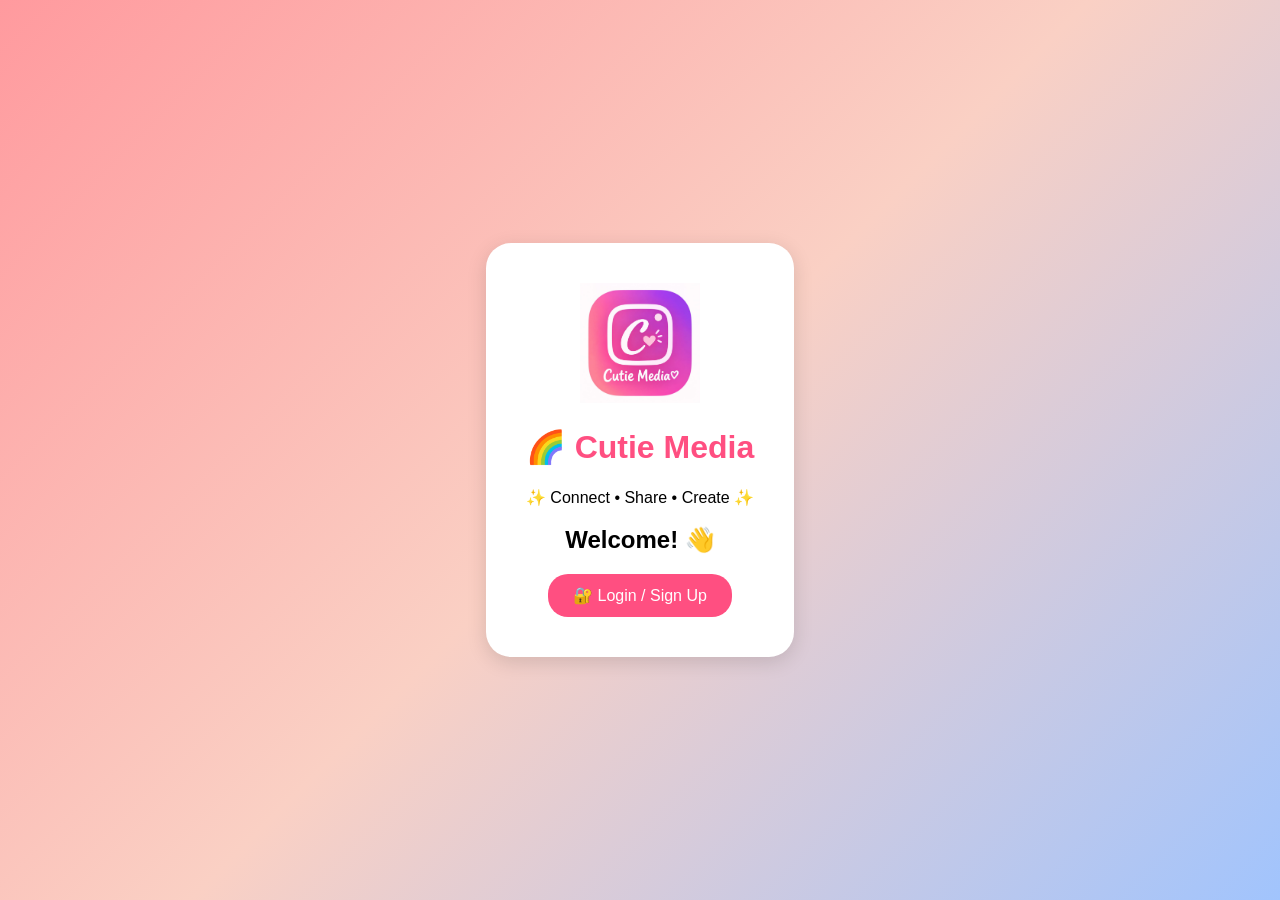
<file: index.html>
<!DOCTYPE html>
<html>
<head>
<meta name="viewport" content="width=device-width, initial-scale=1.0">
<link rel="manifest" href="manifest.json">
<meta name="theme-color" content="#ff4f81">
<title>Cutie Media</title>

    <style>
        @media (max-width: 600px) {
    .box {
        width: 90%;
        max-width: 450px;
        padding: 35px 25px;
    }

    .box img {
        width: 150px;
        height: 150px;
    }

    .box h1 {
        font-size: 30px;
    }

    .box p {
        font-size: 17px;
    }

    .box h2 {
        font-size: 23px;
    }

    .box button {
        width: 100%;
        font-size: 17px;
        padding: 14px;
    }
}
        body {
            margin: 0;
            font-family: Arial, sans-serif;
            background: linear-gradient(135deg, #ff9a9e, #fad0c4, #a1c4fd);

            min-height: 100vh;
            display: flex;
            justify-content: center;
            align-items: center;
            text-align: center;
        }

        .box {
            background: white;
            padding: 40px;
            border-radius: 25px;
            box-shadow: 0 5px 20px #0002;
        }

        h1 {
            color: #ff4f81;
        }

        button {
            padding: 12px 25px;
            border: none;
            border-radius: 20px;
            background: #ff4f81;
            color: white;
            font-size: 16px;
            cursor: pointer;
        }
    </style>
</head>

<body>

    <div class="box">

        <img src="cutie-media-icon.png"
            alt="Cutie Media"
            width="120"
            height="120">

        <h1>🌈 Cutie Media</h1>

        <p>✨ Connect • Share • Create ✨</p>

        <h2>Welcome! 👋</h2>

        <a href="login.html">
            <button>🔐 Login / Sign Up</button>
        </a>

    </div>

</body>
</html>
</file>
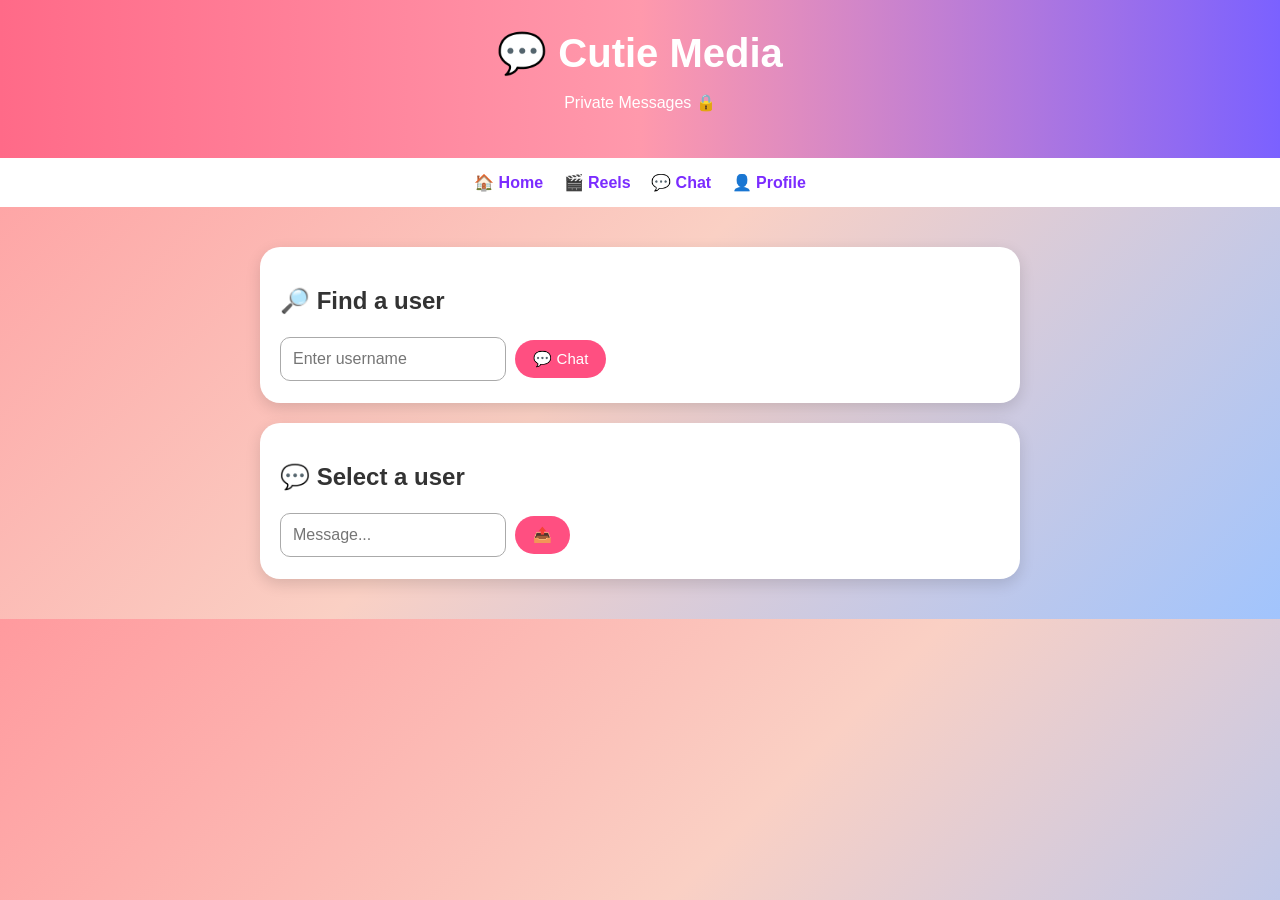
<file: chat.html>
<!DOCTYPE html>
<html>
<head>
    <meta name="viewport" 
    content="width=device-width, 
    initial-scale=1.0">
    <link rel="manifest" href="manifest.json">
    <meta name="theme-color" content="#ff4f81">
    <title>Cutie Media - Chat</title>
    <link rel="stylesheet" href="style.css">
</head>

<body>

<header>
    <h1>💬 Cutie Media</h1>
    <p>Private Messages 🔒</p>
</header>

<nav>
    <a href="home.html">🏠 Home</a>
    <a href="reels.html">🎬 Reels</a>
    <a href="chat.html">💬 Chat</a>
    <a href="profile.html">👤 Profile</a>
</nav>

<main>

    <div class="post-box">

        <h2>🔎 Find a user</h2>

        <input
            type="text"
            id="chatUser"
            placeholder="Enter username">

        <button onclick="openChat(
            document.getElementById('chatUser').value
        )">
            💬 Chat
        </button>

    </div>

    <div class="post-box">

        <h2 id="chatWith">💬 Select a user</h2>

        <div id="messages"></div>

        <input
            type="text"
            id="messageInput"
            placeholder="Message...">

        <button onclick="sendMessage()">📤</button>

    </div>

</main>

<script src="script.js"></script>

</body>
</html>
</file>
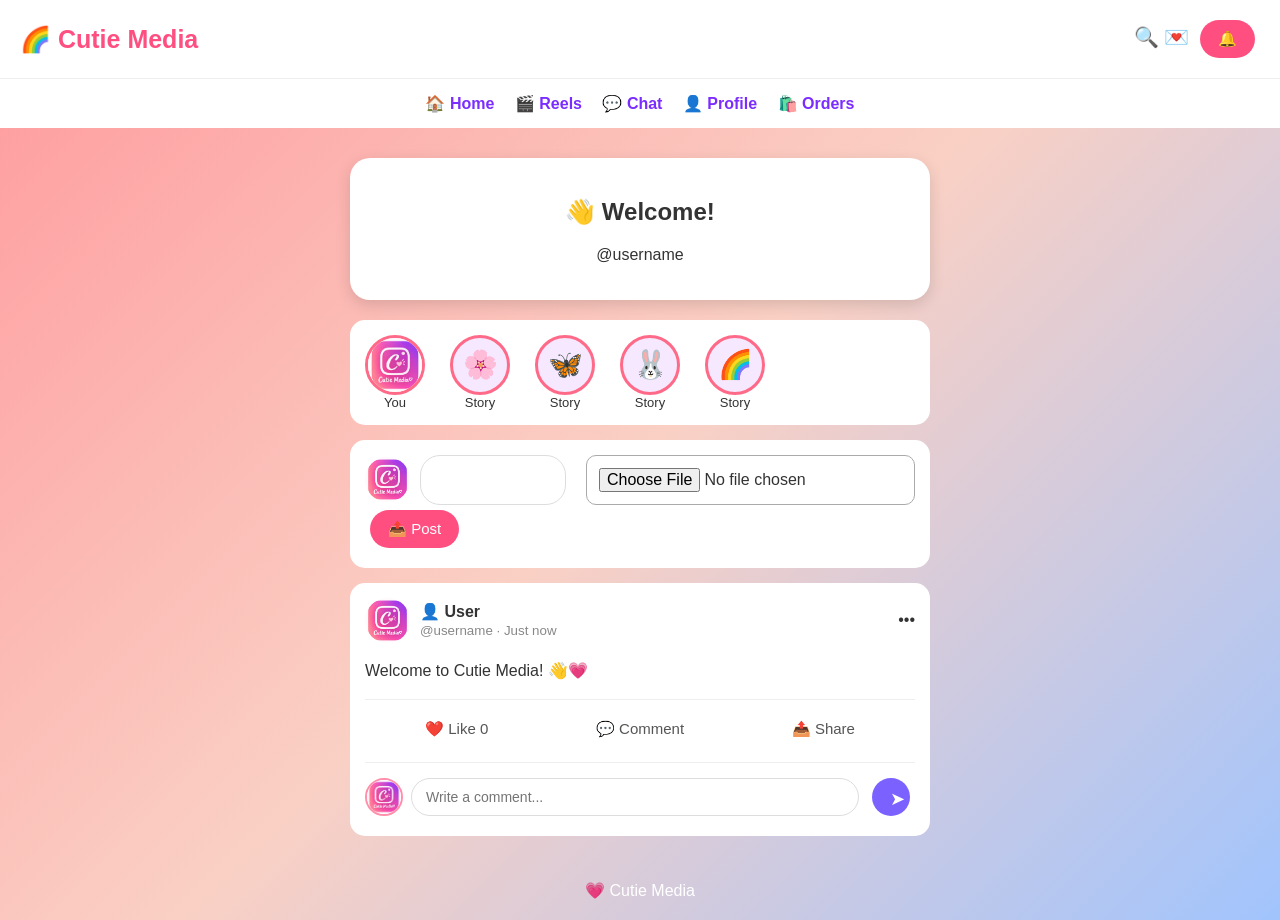
<file: home.html>
<!DOCTYPE html>
<html lang="en">

<head>

    <meta charset="UTF-8">

    <meta name="viewport"
          content="width=device-width, initial-scale=1.0">
    <link rel="manifest" href="manifest.json">
    <meta name="theme-color" content="#ff4f81">

    <title>Cutie Media - Home</title>

    <link rel="stylesheet" href="style.css">

</head>


<body>


<!-- TOP HEADER -->

<header class="mobile-header">

    <h1>🌈 Cutie Media</h1>

   <div class="header-icons">
       🔍 💌 <button
onclick="showNotifications()">🔔</button>
</div>

</header>


<!-- DESKTOP NAVIGATION -->

<nav class="desktop-nav">

    <a href="home.html">🏠 Home</a>
    <a href="reels.html">🎬 Reels</a>
    <a href="chat.html">💬 Chat</a>
    <a href="profile.html">👤 Profile</a>
    <a href="order.html">🛍️ Orders</a>

</nav>


<main class="social-home">


    <!-- WELCOME -->

    <section class="welcome">

        <h2 id="homeWelcome">
            👋 Welcome!
        </h2>

        <p id="homeWelcomeUsername">
            @username
        </p>

    </section>



    <!-- STORIES -->

    <section class="stories">

        <div class="story">

            <img src="cutie-media-icon.png"
                 alt="Your profile">

            <span>You</span>

        </div>


        <div class="story">

            <div class="story-circle">
                🌸
            </div>

            <span>Story</span>

        </div>


        <div class="story">

            <div class="story-circle">
                🦋
            </div>

            <span>Story</span>

        </div>


        <div class="story">

            <div class="story-circle">
                🐰
            </div>

            <span>Story</span>

        </div>


        <div class="story">

            <div class="story-circle">
                🌈
            </div>

            <span>Story</span>

        </div>

    </section>



    <!-- CREATE POST -->

    <section class="create-post">

        <div class="create-top">

            <img src="cutie-media-icon.png"
                 alt="Your profile">

            <textarea
                id="postText"
                placeholder="What's on your mind? 💭">
            </textarea>
            <br>

            <input
                type="file"
                id="postPhoto"
                accept="image/*">

        </div>


        <button onclick="createPost()">
            📤 Post
        </button>

    </section>



    <!-- POSTS -->

    <div id="posts">


        <!-- SAMPLE POST -->

        <article class="social-post">


            <div class="post-header">

                <img src="cutie-media-icon.png"
                     alt="Profile">


                <div>

                    <strong id="postUserName">
                        👤 User
                    </strong>

                    <small id="postUsername">
                        @username · Just now
                    </small>

                </div>


                <span class="more">
                    •••
                </span>

            </div>


            <p class="post-text">

                Welcome to Cutie Media! 👋💗

            </p>


            <div class="post-actions">

                <button onclick="likePost(this)">
                    ❤️ Like <span class="like-count">0</span>
                </button>


                <button onclick="showCommentPost(this)">
                    💬 Comment
                </button>


                <button>
                    📤 Share
                </button>

            </div>

            <!-- PUT THE COMMENT BOX HERE -->

            <div class="comment-input-box">

               <img src="cutie-media-icon.png"
                    class="comment-input-photo"
                    alt="Profile">

                <input
                     type="text"
                     class="comment-input"
                     placeholder="Write a comment...">

                <button onclick="sendComment(this)">
        ➤
                </button>

</div>


        </article>


    </div>


</main>



<!-- MOBILE BOTTOM NAVIGATION -->

<nav class="mobile-bottom-nav">

    <a href="home.html">

        🏠
        <span>Home</span>

    </a>


    <a href="reels.html">

        🎬
        <span>Reels</span>

    </a>


    <a href="chat.html">

        💬
        <span>Chat</span>

    </a>


    <a href="profile.html">

        👤
        <span>Profile</span>

    </a>

</nav>



<footer>

    💗 Cutie Media

</footer>



<script src="script.js"></script>


</body>

</html>
</file>
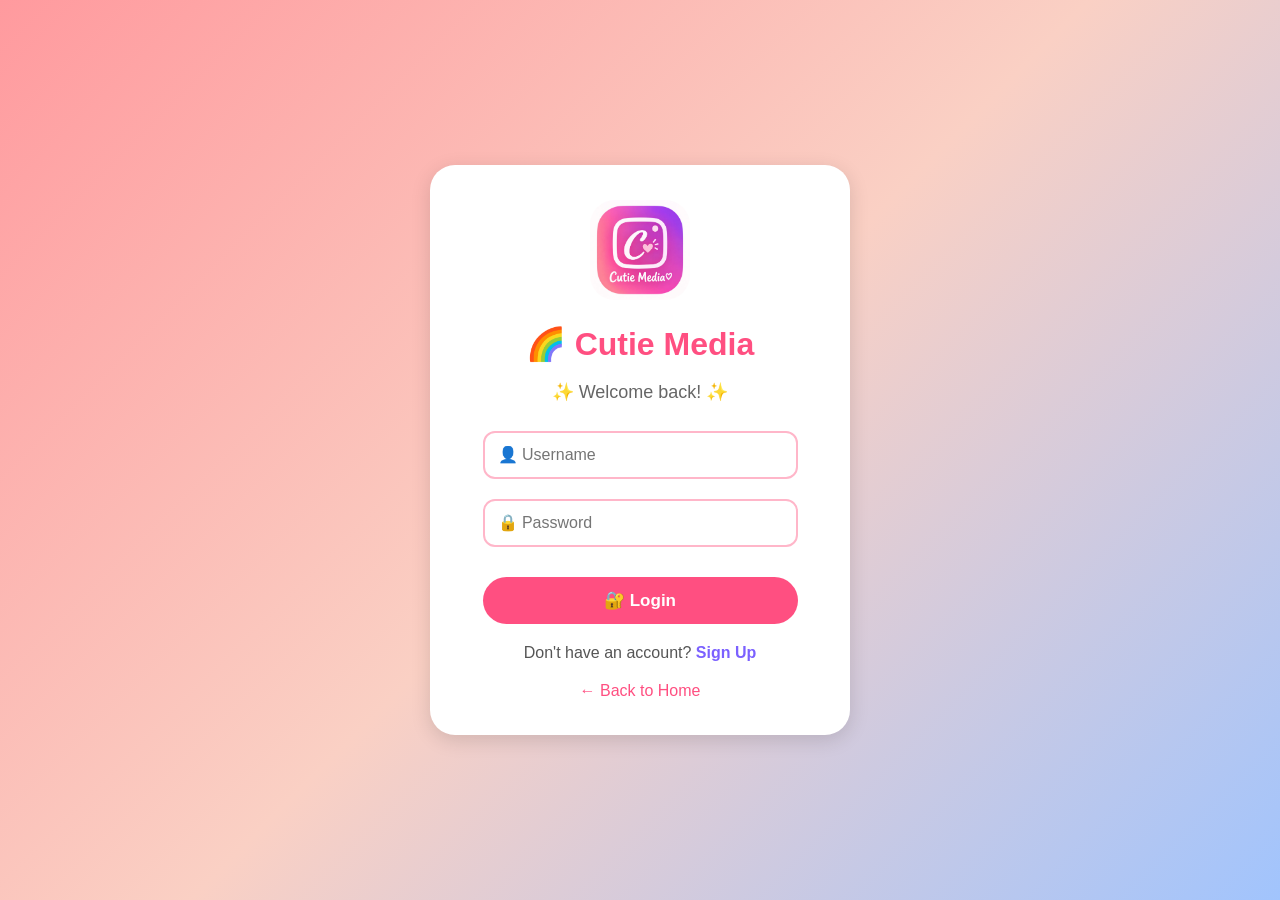
<file: login.html>
<!DOCTYPE html>
<html>

<head>
    <meta name="viewport" content="width=device-width, initial-scale=1.0">
    <link rel="manifest" href="manifest.json">
    <meta name="theme-color" content="#ff4f81">

    <title>Cutie Media - Login</title>

    <style>

        body {
            margin: 0;
            font-family: Arial, sans-serif;
            background: linear-gradient(135deg, #ff9a9e, #fad0c4, #a1c4fd);

            min-height: 100vh;

            display: flex;
            justify-content: center;
            align-items: center;
        }

        .login-box {
            background: white;
            width: 350px;
            max-width: 85%;
            padding: 35px;
            border-radius: 25px;
            text-align: center;
            box-shadow: 0 5px 20px #0002;
        }

        .icon {
            width: 100px;
            height: 100px;
            border-radius: 25px;
            object-fit: cover;
        }

        h1 {
            color: #ff4f81;
            margin-bottom: 10px;
        }

        .welcome {
            color: #666;
            font-size: 18px;
        }

        input {
            width: 90%;
            padding: 13px;
            margin: 10px 0;
            border: 2px solid #ffb6c9;
            border-radius: 12px;
            font-size: 16px;
            box-sizing: border-box;
        }

        .login-button {
            display: block;
            width: 90%;
            padding: 13px;
            margin: 20px auto;
            border-radius: 25px;
            background: #ff4f81;
            color: white;
            font-size: 17px;
            font-weight: bold;
            text-decoration: none;
            box-sizing: border-box;
        }

        .login-button:hover {
            background: #7b61ff;
        }

        .signup {
            color: #555;
        }

        .signup a {
            color: #7b61ff;
            font-weight: bold;
            text-decoration: none;
        }

        .back {
            display: block;
            margin-top: 20px;
            color: #ff4f81;
            text-decoration: none;
        }

    </style>

</head>


<body>

    <div class="login-box">

        <!-- Cutie Media Icon -->

        <img
            src="cutie-media-icon.png"
            alt="Cutie Media"
            class="icon"
        >

        <h1>🌈 Cutie Media</h1>

        <p class="welcome">
            ✨ Welcome back! ✨
        </p>


        <!-- Username -->

        <input
            type="text"
            placeholder="👤 Username"
        >


        <!-- Password -->

        <input
            type="password"
            placeholder="🔒 Password"
        >


        <!-- Login -->

        <a
            href="home.html"
            class="login-button"
        >
            🔐 Login
        </a>


        <!-- Sign Up -->

        <p class="signup">

            Don't have an account?

            <a href="signup.html">
                Sign Up
            </a>

        </p>


        <!-- Back -->

        <a
            href="index.html"
            class="back"
        >
            ← Back to Home
        </a>

    </div>

</body>

</html>
</file>
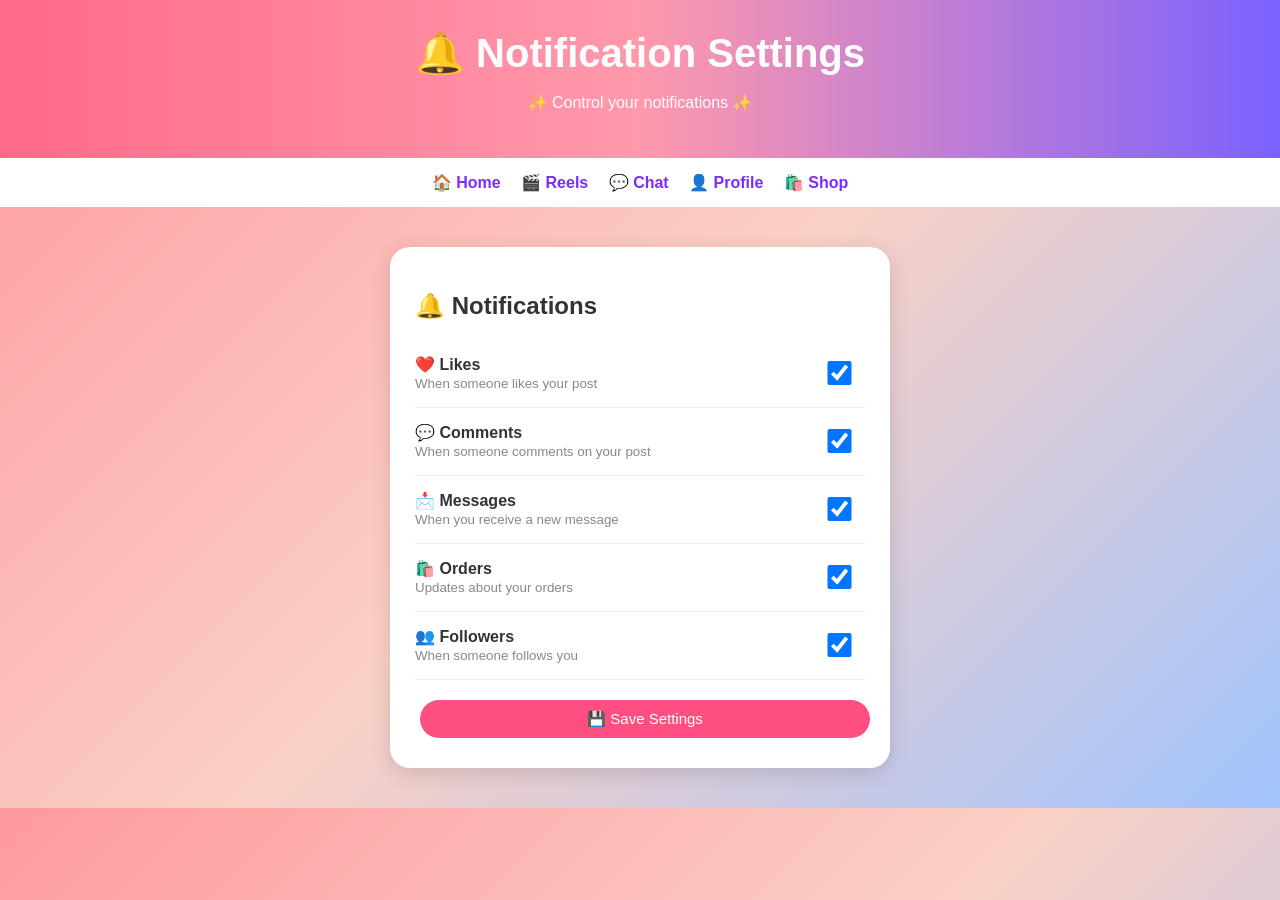
<file: notifications.html>
<!DOCTYPE html>
<html>
<head>
    <meta name="viewport" content="width=device-width, initial-scale=1.0">
    <link rel="manifest" href="manifest.json">
    <meta name="theme-color" content="#ff4f81">
    <title>Cutie Media - Notification Settings</title>
    <link rel="stylesheet" href="style.css">

    <style>
        .settings-box {
            background: white;
            max-width: 500px;
            margin: 20px auto;
            padding: 25px;
            border-radius: 20px;
            box-shadow: 0 5px 20px #0002;
        }

        .setting {
            display: flex;
            justify-content: space-between;
            align-items: center;
            padding: 15px 0;
            border-bottom: 1px solid #eee;
        }

        .setting:last-child {
            border-bottom: none;
        }

        .setting-text strong {
            display: block;
            font-size: 16px;
        }

        .setting-text small {
            color: #888;
        }

        .toggle {
            width: 45px;
            height: 24px;
            cursor: pointer;
        }

        .save-button {
            width: 100%;
            margin-top: 20px;
        }
    </style>
</head>

<body>

<header>
    <h1>🔔 Notification Settings</h1>
    <p>✨ Control your notifications ✨</p>
</header>

<nav>
    <a href="home.html">🏠 Home</a>
    <a href="reels.html">🎬 Reels</a>
    <a href="chat.html">💬 Chat</a>
    <a href="profile.html">👤 Profile</a>
    <a href="order.html">🛍️ Shop</a>
</nav>

<main>

    <div class="settings-box">

        <h2>🔔 Notifications</h2>

        <div class="setting">
            <div class="setting-text">
                <strong>❤️ Likes</strong>
                <small>When someone likes your post</small>
            </div>
            <input type="checkbox" class="toggle" checked>
        </div>

        <div class="setting">
            <div class="setting-text">
                <strong>💬 Comments</strong>
                <small>When someone comments on your post</small>
            </div>
            <input type="checkbox" class="toggle" checked>
        </div>

        <div class="setting">
            <div class="setting-text">
                <strong>📩 Messages</strong>
                <small>When you receive a new message</small>
            </div>
            <input type="checkbox" class="toggle" checked>
        </div>

        <div class="setting">
            <div class="setting-text">
                <strong>🛍️ Orders</strong>
                <small>Updates about your orders</small>
            </div>
            <input type="checkbox" class="toggle" checked>
        </div>

        <div class="setting">
            <div class="setting-text">
                <strong>👥 Followers</strong>
                <small>When someone follows you</small>
            </div>
            <input type="checkbox" class="toggle" checked>
        </div>

        <button class="save-button" onclick="saveNotificationSettings()">
            💾 Save Settings
        </button>

    </div>

</main>

<script>
function saveNotificationSettings() {

    const settings = [];

    document.querySelectorAll(".toggle").forEach(function(toggle) {
        settings.push(toggle.checked);
    });

    localStorage.setItem(
        "notificationSettings",
        JSON.stringify(settings)
    );

    alert("✅ Notification settings saved!");
}
</script>

</body>
</html>
</file>
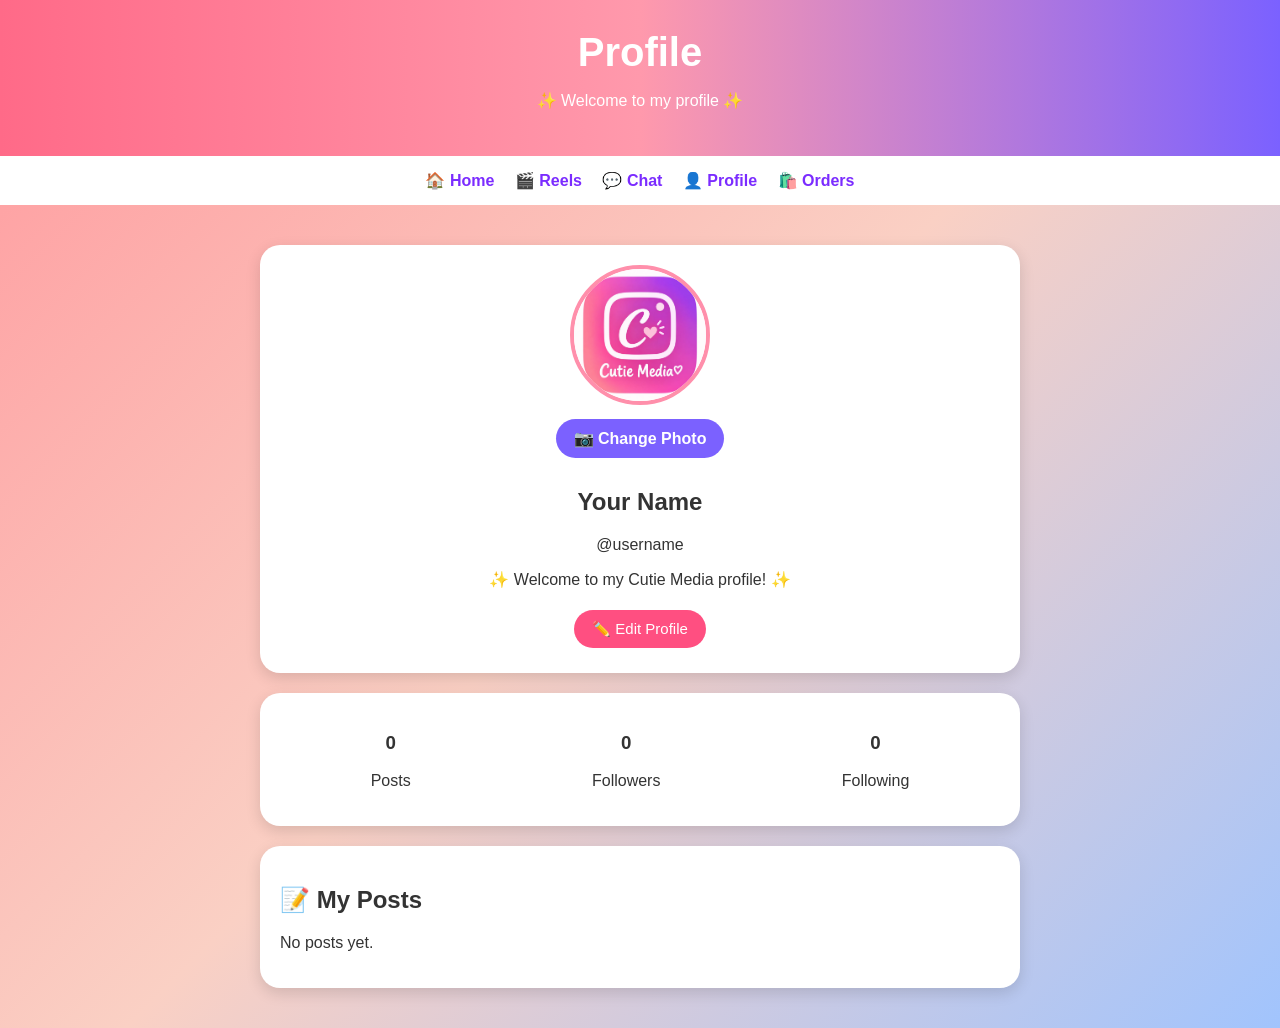
<file: profile.html>
<!DOCTYPE html>
<html>

<head>
    <meta name="viewport" content="width=device-width, initial-scale=1.0">
    <link rel="manifest" href="manifest.json">
    <meta name="theme-color" content="#ff4f81">
    <title>Cutie Media - Profile</title>

    <link rel="stylesheet" href="style.css">

    <style>

        .profile-card {
            text-align: center;
        }

        .profile-picture {
            width: 140px;
            height: 140px;
            border-radius: 50%;
            object-fit: cover;
            border: 4px solid #ff8fab;
        }

        .photo-button {
            display: inline-block;
            padding: 10px 18px;
            margin: 10px;
            border-radius: 20px;
            background: #7b61ff;
            color: white;
            cursor: pointer;
            font-weight: bold;
        }

        #photoInput {
            display: none;
        }

    </style>

</head>


<body>

<header>

    <h1 id="profileTitle">Profile</h1>

    <p>✨ Welcome to my profile ✨</p>

</header>


<nav>

    <a href="home.html">🏠 Home</a>

    <a href="reels.html">🎬 Reels</a>

    <a href="chat.html">💬 Chat</a>

    <a href="profile.html">👤 Profile</a>

    <a href="order.html">🛍️ Orders</a>

</nav>


<main>


    <!-- PROFILE -->

    <div class="profile-card">


        <!-- Profile Picture -->

        <img
            id="profilePicture"
            src="cutie-media-icon.png"
            alt="Profile Picture"
            class="profile-picture"
        >


        <br>


        <!-- Change Photo -->

        <label
            for="photoInput"
            class="photo-button"
        >
            📷 Change Photo
        </label>


        <input
            type="file"
            id="photoInput"
            accept="image/*"
            onchange="changeProfilePicture(event)"
        >


        <!-- Name -->

        <h2 id="profileName">
            Your Name
        </h2>


        <p id="profileUsername">
            @username
        </p>


        <p>
            ✨ Welcome to my Cutie Media profile! ✨
        </p>


        <!-- Edit Profile -->

       <button
        onclick="document.getElementById('editProfileBox').style.display='block'">
    ✏️ Edit Profile
</button>


    </div>


    <!-- PROFILE STATS -->

    <div class="profile-stats">

        <div>

            <h3>0</h3>

            <p>Posts</p>

        </div>


        <div>

            <h3>0</h3>

            <p>Followers</p>

        </div>


        <div>

            <h3>0</h3>

            <p>Following</p>

        </div>

    </div>


    <!-- MY POSTS -->

    <div class="post-box">

        <h2>📝 My Posts</h2>

        <p>
            No posts yet.
        </p>

    </div>

    <!-- EDIT PROFILE BOX -->

<div id="editProfileBox" class="edit-profile-box">

    <h2>✏️ Edit Profile</h2>

    <label>👤 Name</label>
    <input type="text" id="editName" placeholder="Enter your name">

    <label>📝 Bio</label>
    <textarea id="editBio" placeholder="Write your bio"></textarea>

    <button onclick="saveProfile()">💾 Save</button>

    <button onclick="closeEditProfile()">❌ Cancel</button>

</div>


</main>


<script src="script.js"></script>

</body>

</html>
</file>
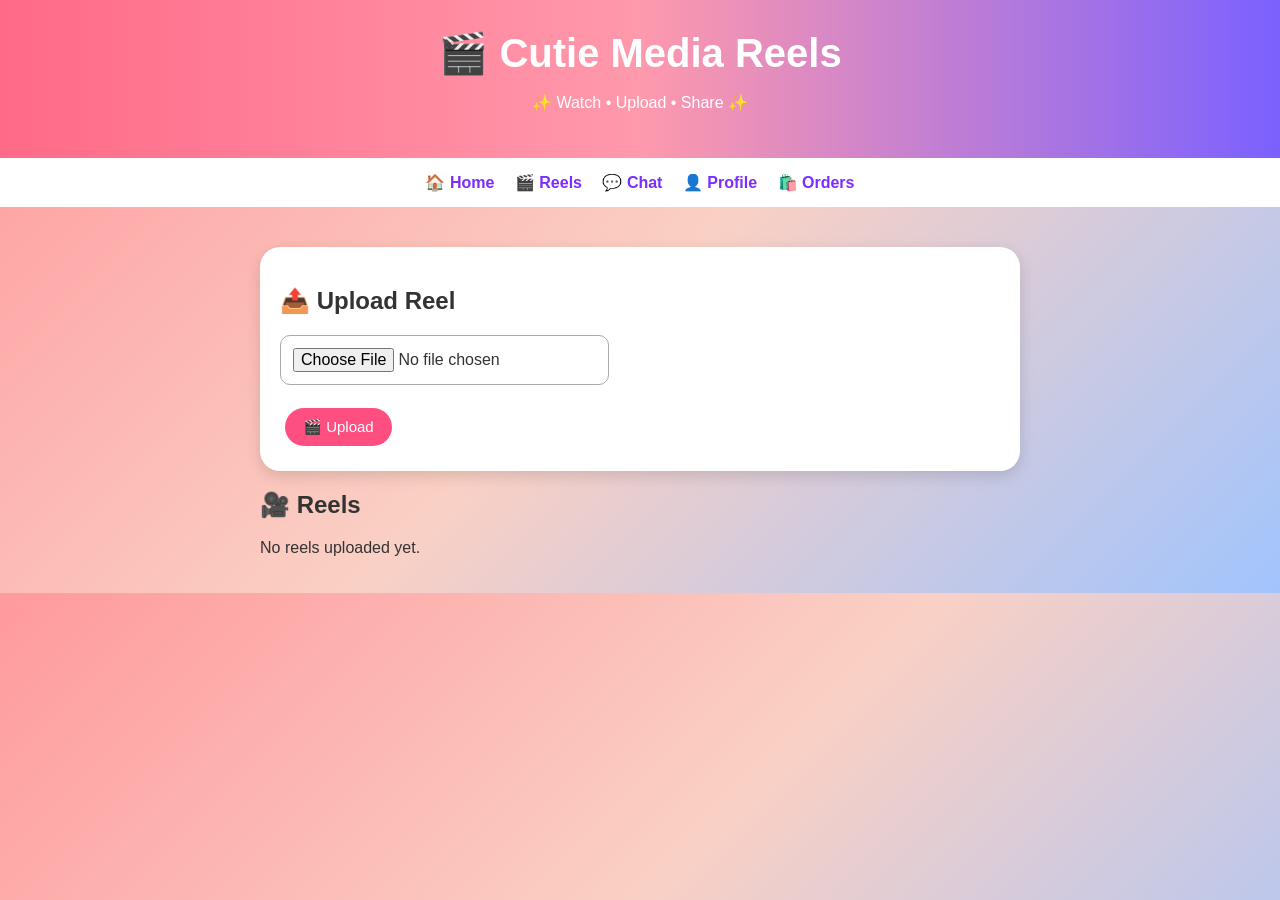
<file: reels.html>
<!DOCTYPE html>
<html>
<head>
    <meta name="viewport" content="width=device-width, initial-scale=1.0">
    <link rel="manifest" href="manifest.json">
    <meta name="theme-color" content="#ff4f81">
    <title>Cutie Media - Reels</title>
    <link rel="stylesheet" href="style.css">
</head>

<body>

<header>
    <h1>🎬 Cutie Media Reels</h1>
    <p>✨ Watch • Upload • Share ✨</p>
</header>

<nav>
    <a href="home.html">🏠 Home</a>
    <a href="reels.html">🎬 Reels</a>
    <a href="chat.html">💬 Chat</a>
    <a href="profile.html">👤 Profile</a>
    <a href="order.html">🛍️ Orders</a>
</nav>

<main>

    <div class="post-box">
        <h2>📤 Upload Reel</h2>

        <input type="file" id="reelVideo" accept="video/*">

        <br><br>

        <button onclick="uploadReel()">
            🎬 Upload
        </button>
    </div>

    <h2>🎥 Reels</h2>

    <div id="reelsContainer">
        <p>No reels uploaded yet.</p>
    </div>

</main>

<script src="script.js"></script>

</body>
</html>
</file>
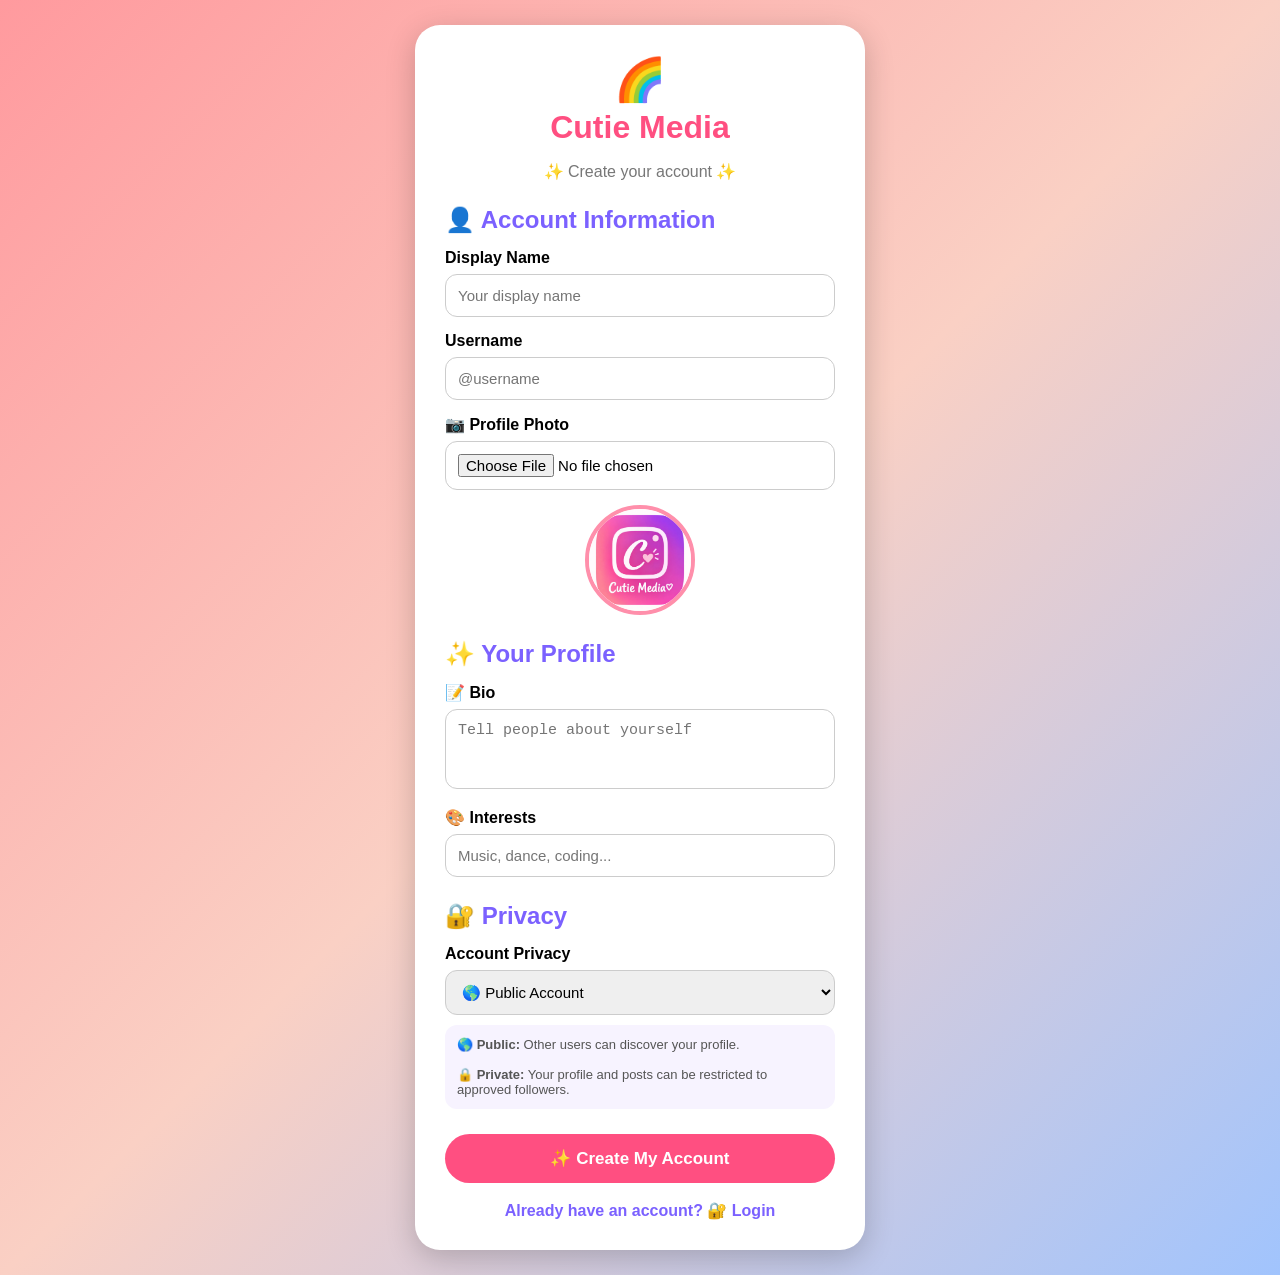
<file: signup.html>
<!DOCTYPE html>
<html lang="en">

<head>

    <meta charset="UTF-8">

    <meta name="viewport"
          content="width=device-width, initial-scale=1.0">
    <link rel="manifest" href="manifest.json">
    <meta name="theme-color" content="#ff4f81">

    <title>Cutie Media - Create Account</title>

    <style>

        * {
            box-sizing: border-box;
        }

        body {
            margin: 0;
            font-family: Arial, sans-serif;
            background: linear-gradient(
                135deg,
                #ff9a9e,
                #fad0c4,
                #a1c4fd
            );
            min-height: 100vh;
            padding: 25px 10px;
        }

        .signup-box {
            background: white;
            width: 450px;
            max-width: 100%;
            margin: auto;
            padding: 30px;
            border-radius: 25px;
            box-shadow: 0 8px 30px #0003;
        }

        .logo {
            text-align: center;
            font-size: 42px;
        }

        h1 {
            text-align: center;
            color: #ff4f81;
            margin: 5px 0;
        }

        .subtitle {
            text-align: center;
            color: #777;
            margin-bottom: 25px;
        }

        .section-title {
            margin-top: 25px;
            margin-bottom: 10px;
            color: #7b61ff;
        }

        label {
            display: block;
            margin-top: 15px;
            font-weight: bold;
        }

        input,
        textarea,
        select {
            width: 100%;
            padding: 12px;
            margin-top: 7px;
            border: 1px solid #ccc;
            border-radius: 12px;
            font-size: 15px;
        }

        textarea {
            height: 80px;
            resize: none;
        }

        .photo-preview {
            display: block;
            width: 110px;
            height: 110px;
            margin: 15px auto;
            border-radius: 50%;
            object-fit: cover;
            border: 4px solid #ff8fab;
        }

        .create-button {
            width: 100%;
            margin-top: 25px;
            padding: 14px;
            border: none;
            border-radius: 25px;
            background: #ff4f81;
            color: white;
            font-size: 17px;
            font-weight: bold;
            cursor: pointer;
        }

        .create-button:hover {
            background: #7b61ff;
        }

        .login-link {
            display: block;
            text-align: center;
            margin-top: 18px;
            color: #7b61ff;
            text-decoration: none;
            font-weight: bold;
        }

        .privacy-info {
            background: #f7f3ff;
            padding: 12px;
            border-radius: 12px;
            margin-top: 10px;
            font-size: 13px;
            color: #555;
        }

    </style>

</head>


<body>


<div class="signup-box">


    <div class="logo">
        🌈
    </div>


    <h1>Cutie Media</h1>


    <p class="subtitle">
        ✨ Create your account ✨
    </p>



    <!-- BASIC INFORMATION -->

    <h2 class="section-title">
        👤 Account Information
    </h2>


    <label>
        Display Name
    </label>

    <input
        type="text"
        id="displayName"
        placeholder="Your display name"
    >


    <label>
        Username
    </label>

    <input
        type="text"
        id="username"
        placeholder="@username"
    >


    <label>
        📷 Profile Photo
    </label>

    <input
        type="file"
        id="profilePhoto"
        accept="image/*"
    >


    <img
        id="photoPreview"
        class="photo-preview"
        src="cutie-media-icon.png"
        alt="Profile photo preview"
    >



    <!-- PROFILE -->

    <h2 class="section-title">
        ✨ Your Profile
    </h2>


    <label>
        📝 Bio
    </label>

    <textarea
        id="bio"
        placeholder="Tell people about yourself"
    ></textarea>


    <label>
        🎨 Interests
    </label>

    <input
        type="text"
        id="interests"
        placeholder="Music, dance, coding..."
    >



    <!-- PRIVACY -->

    <h2 class="section-title">
        🔐 Privacy
    </h2>


    <label>
        Account Privacy
    </label>

    <select id="privacy">

        <option value="public">
            🌎 Public Account
        </option>

        <option value="private">
            🔒 Private Account
        </option>

    </select>


    <div class="privacy-info">

        🌎 <b>Public:</b>
        Other users can discover your profile.

        <br><br>

        🔒 <b>Private:</b>
        Your profile and posts can be restricted
        to approved followers.

    </div>



    <!-- CREATE -->

    <button
        class="create-button"
        onclick="createAccount()"
    >
        ✨ Create My Account
    </button>


    <a
        href="login.html"
        class="login-link"
    >
        Already have an account? 🔐 Login
    </a>


</div>



<script>

const profilePhoto =
    document.getElementById("profilePhoto");

const photoPreview =
    document.getElementById("photoPreview");


/* PROFILE PHOTO PREVIEW */

profilePhoto.addEventListener("change", function () {

    const file = profilePhoto.files[0];

    if (!file) {
        return;
    }

    const reader = new FileReader();

    reader.onload = function (event) {

        photoPreview.src =
            event.target.result;

    };

    reader.readAsDataURL(file);

});



/* CREATE ACCOUNT */

function createAccount() {

    const displayName =
        document.getElementById("displayName")
        .value
        .trim();

    const username =
        document.getElementById("username")
        .value
        .trim()
        .replace(/^@/, "");

    const bio =
        document.getElementById("bio")
        .value
        .trim();

    const interests =
        document.getElementById("interests")
        .value
        .trim();

    const privacy =
        document.getElementById("privacy")
        .value;


    /* CHECK REQUIRED INFORMATION */

    if (
        displayName === "" ||
        username === ""
    ) {

        alert(
            "⚠️ Please enter your display name and username."
        );

        return;
    }

/* SAVE ACCOUNT INFORMATION */

const account = {
    name: displayName,
    username: username,
    bio: bio,
    interests: interests,
    privacy: privacy
};

localStorage.setItem(
    "cutieAccount",
    JSON.stringify(account)
);

    /* SAVE PROFILE PHOTO */

    const file =
        profilePhoto.files[0];

    if (file) {

        const reader =
            new FileReader();

        reader.onload = function (event) {

            localStorage.setItem(
                "cutieProfilePhoto",
                event.target.result
            );

            finishAccountCreation();

        };

        reader.readAsDataURL(file);

    } else {

        finishAccountCreation();

    }

}



function finishAccountCreation() {

    alert(
        "🎉 Welcome to Cutie Media, " +
        localStorage.getItem("cutieName") +
        "!"
    );


    window.location.href =
        "profile.html";

}

</script>


</body>

</html>
</file>
<file: style.css>
body {
    margin: 0;
    font-family: Arial, sans-serif;
    background: linear-gradient(135deg, #ff9a9e, #fad0c4, #a1c4fd);
    color: #333;
}

/* Start page */

.welcome-page {
    min-height: 100vh;
    display: flex;
    flex-direction: column;
    justify-content: center;
    align-items: center;
    text-align: center;
}

/* Login page */

.login-box {
    background: white;
    width: 350px;
    max-width: 90%;
    margin: 60px auto;
    padding: 30px;
    border-radius: 25px;
    text-align: center;
    box-shadow: 0 5px 20px #0002;
    box-sizing: border-box;
}

.app-icon {
    width: 120px;
    height: 120px;
    border-radius: 25px;
    display: block;
    margin: 20px auto;
    object-fit: cover;
}

/* Header */

header {
    text-align: center;
    padding: 30px;
    background: linear-gradient(90deg, #ff6a88, #ff99ac, #7b61ff);
    color: white;
}

header h1 {
    font-size: 40px;
    margin: 0;
}

/* Navigation */

nav {
    text-align: center;
    padding: 15px;
    background: white;
}

nav a {
    text-decoration: none;
    margin: 8px;
    font-weight: bold;
    color: #7b2cff;
}

/* Main */

main {
    max-width: 800px;
    margin: auto;
    padding: 20px;
}

/* Boxes */

.welcome,
.post-box,
.post,
.profile-card,
.profile-stats {
    background: white;
    padding: 20px;
    margin: 20px 0;
    border-radius: 20px;
    box-shadow: 0 5px 15px #0002;
}

.welcome {
    text-align: center;
}

/* Profile */

.profile-card {
    text-align: center;
}

.profile-picture {
    width: 120px;
    height: 120px;
    border-radius: 50%;
    object-fit: cover;
}

.profile-stats {
    display: flex;
    justify-content: space-around;
    text-align: center;
}

/* Inputs */

input,
select {
    padding: 12px;
    border-radius: 10px;
    border: 1px solid #aaa;
    color: #333;
    background-color: white;
    font-size: 16px;
    box-sizing: border-box;
}

textarea {
    width: 95%;
    height: 80px;
    padding: 10px;
    border-radius: 12px;
    border: 2px solid #ff8fab;
    box-sizing: border-box;
}

/* Buttons */

button {
    border: none;
    padding: 10px 18px;
    border-radius: 20px;
    background: #ff4f81;
    color: white;
    cursor: pointer;
    margin: 5px;
    font-size: 15px;
}

button:hover {
    background: #7b61ff;
}

/* Footer */

footer {
    text-align: center;
    padding: 20px;
    color: white;
}/* EDIT PROFILE */

.edit-profile-box {
    display: none;
    background: white;
    max-width: 450px;
    margin: 20px auto;
    padding: 25px;
    border-radius: 20px;
    box-shadow: 0 5px 20px #0003;
}

.edit-profile-box h2 {
    text-align: center;
    color: #7b61ff;
}

.edit-profile-box label {
    display: block;
    margin-top: 15px;
    font-weight: bold;
}

.edit-profile-box input,
.edit-profile-box textarea {
    width: 100%;
    margin-top: 8px;
    box-sizing: border-box;
}

.edit-profile-box textarea {
    height: 80px;
    resize: none;
}/* 📱 MOBILE + TABLET RESPONSIVE DESIGN */

@media (max-width: 600px) {

    header {
        padding: 20px 10px;
    }

    header h1 {
        font-size: 28px;
    }

    nav {
        display: flex;
        flex-wrap: wrap;
        justify-content: center;
        gap: 5px;
    }

    nav a {
        margin: 5px;
        font-size: 14px;
    }

    main {
        width: 100%;
        box-sizing: border-box;
        padding: 10px;
    }

    .welcome,
    .post-box,
    .post,
    .profile-card,
    .profile-stats {
        margin: 10px 0;
        padding: 15px;
    }

    .profile-stats {
        display: flex;
        gap: 5px;
    }

    .profile-stats div {
        flex: 1;
    }

    textarea {
        width: 100%;
    }

    input,
    select {
        max-width: 100%;
    }

    button {
        font-size: 14px;
        padding: 9px 14px;
    }
}/* 📱 Better phone display */

* {
    box-sizing: border-box;
}

img,
video {
    max-width: 100%;
    height: auto;
}

@media (max-width: 600px) {

    body {
        width: 100%;
        overflow-x: hidden;
    }

    main {
        width: 100%;
        max-width: 100%;
        padding: 10px;
    }

    header h1 {
        font-size: 26px;
    }

    nav {
        width: 100%;
        overflow-x: auto;
    }

    nav a {
        white-space: nowrap;
    }

    .login-box,
    .signup-box {
        width: calc(100% - 20px);
        max-width: 400px;
        margin: 20px auto;
    }

    .profile-stats {
        width: 100%;
    }

    input,
    select,
    textarea {
        max-width: 100%;
    }
}
/* =========================
   SOCIAL MEDIA HOME
========================= */

.mobile-header {
    display: flex;
    justify-content: space-between;
    align-items: center;
    padding: 15px 20px;
    background: white;
    border-bottom: 1px solid #eee;
}

.mobile-header h1 {
    margin: 0;
    color: #ff4f81;
    font-size: 25px;
}

.header-icons {
    font-size: 20px;
}

.social-home {
    max-width: 600px;
    margin: auto;
    padding: 10px;
}

/* STORIES */

.stories {
    display: flex;
    gap: 15px;
    overflow-x: auto;
    background: white;
    padding: 15px 10px;
    border-radius: 15px;
    margin-bottom: 15px;
}

.story {
    min-width: 70px;
    text-align: center;
    font-size: 13px;
}

.story img,
.story-circle {
    width: 60px;
    height: 60px;
    border-radius: 50%;
    margin: auto;
    display: flex;
    align-items: center;
    justify-content: center;
    object-fit: cover;
    border: 3px solid #ff6a88;
}

.story-circle {
    background: #f5e8ff;
    font-size: 28px;
}

/* CREATE POST */

.create-post {
    background: white;
    padding: 15px;
    border-radius: 15px;
    margin-bottom: 15px;
}

.create-top {
    display: flex;
    gap: 10px;
    align-items: center;
}

.create-top img {
    width: 45px;
    height: 45px;
    border-radius: 50%;
    object-fit: cover;
}

.create-top textarea {
    flex: 1;
    height: 50px;
    border: 1px solid #ddd;
    border-radius: 20px;
    padding: 12px;
    resize: none;
}

/* POSTS */

.social-post {
    background: white;
    border-radius: 15px;
    margin-bottom: 15px;
    padding: 15px;
}

.post-header {
    display: flex;
    align-items: center;
    gap: 10px;
}

.post-header img {
    width: 45px;
    height: 45px;
    border-radius: 50%;
    object-fit: cover;
}

.post-header strong {
    display: block;
}

.post-header small {
    color: #888;
}

.more {
    margin-left: auto;
}

.post-text {
    font-size: 16px;
    line-height: 1.5;
}

.post-actions {
    display: flex;
    border-top: 1px solid #eee;
    padding-top: 8px;
}

.post-actions button {
    flex: 1;
    background: transparent;
    color: #555;
    margin: 2px;
}

.post-actions button:hover {
    background: #f5f0ff;
    color: #7b61ff;
}

/* MOBILE BOTTOM NAV */

.mobile-bottom-nav {
    display: none;
}


/* PHONE */

@media (max-width: 600px) {

    body {
        padding-bottom: 70px;
    }

    .desktop-nav {
        display: none;
    }

    .mobile-header {
        position: sticky;
        top: 0;
        z-index: 100;
    }

    .mobile-bottom-nav {
        position: fixed;
        display: flex;
        left: 0;
        right: 0;
        bottom: 0;
        height: 60px;
        background: white;
        border-top: 1px solid #ddd;
        justify-content: space-around;
        align-items: center;
        z-index: 1000;
    }

    .mobile-bottom-nav a {
        text-decoration: none;
        color: #555;
        text-align: center;
        font-size: 20px;
    }

    .mobile-bottom-nav span {
        display: block;
        font-size: 11px;
        margin-top: 2px;
    }

    .social-home {
        padding: 5px;
    }

    .stories {
        border-radius: 0;
        margin-left: -5px;
        margin-right: -5px;
    }

    .social-post {
        border-radius: 10px;
    }

    .post-actions button {
        font-size: 13px;
        padding: 8px 4px;
    }

}
/* COMMENTS */
.comments-box {
    margin-top: 10px;
    padding: 10px;
    background: #f8f5ff;
    border-radius: 12px;
}

.comments-box p {
    margin: 6px 0;
    padding: 8px 10px;
    background: white;
    border-radius: 10px;
    border: 1px solid #eee;
    font-size: 14px;
}
/* REAL SOCIAL MEDIA COMMENTS */

.comments-box {
    margin-top: 12px;
    padding-top: 10px;
    border-top: 1px solid #eee;
}

.comment-item {
    display: flex;
    align-items: flex-start;
    gap: 10px;
    padding: 10px 0;
}

.comment-photo {
    width: 38px;
    height: 38px;
    border-radius: 50%;
    object-fit: cover;
    border: 2px solid #ff8fab;
}

.comment-content {
    background: #f5f3ff;
    padding: 8px 12px;
    border-radius: 15px;
    max-width: 80%;
}

.comment-content strong {
    display: block;
    font-size: 14px;
    color: #333;
}

.comment-content small {
    display: block;
    color: #888;
    font-size: 11px;
    margin-top: 2px;
}

.comment-content p {
    margin: 5px 0 0;
    font-size: 14px;
    color: #333;
}
/* COMMENT INPUT */

.comment-input-box {
    display: flex;
    align-items: center;
    gap: 8px;
    margin-top: 12px;
    padding-top: 10px;
    border-top: 1px solid #eee;
}

.comment-input-photo {
    width: 38px;
    height: 38px;
    border-radius: 50%;
    object-fit: cover;
    border: 2px solid #ff8fab;
}

.comment-input {
    flex: 1;
    border: 1px solid #ddd;
    border-radius: 20px;
    padding: 10px 14px;
    outline: none;
    font-size: 14px;
}

.comment-input:focus {
    border-color: #7b61ff;
}

.comment-input-box button {
    width: 38px;
    height: 38px;
    border: none;
    border-radius: 50%;
    background: #7b61ff;
    color: white;
    cursor: pointer;
    font-size: 18px;
}
/* POST PHOTOS */

.post-photo-container {
    width: 100%;
    margin-top: 10px;
}

.post-photo {
    width: 100%;
    max-height: 600px;
    object-fit: cover;
    border-radius: 12px;
    display: block;
}
</file>
